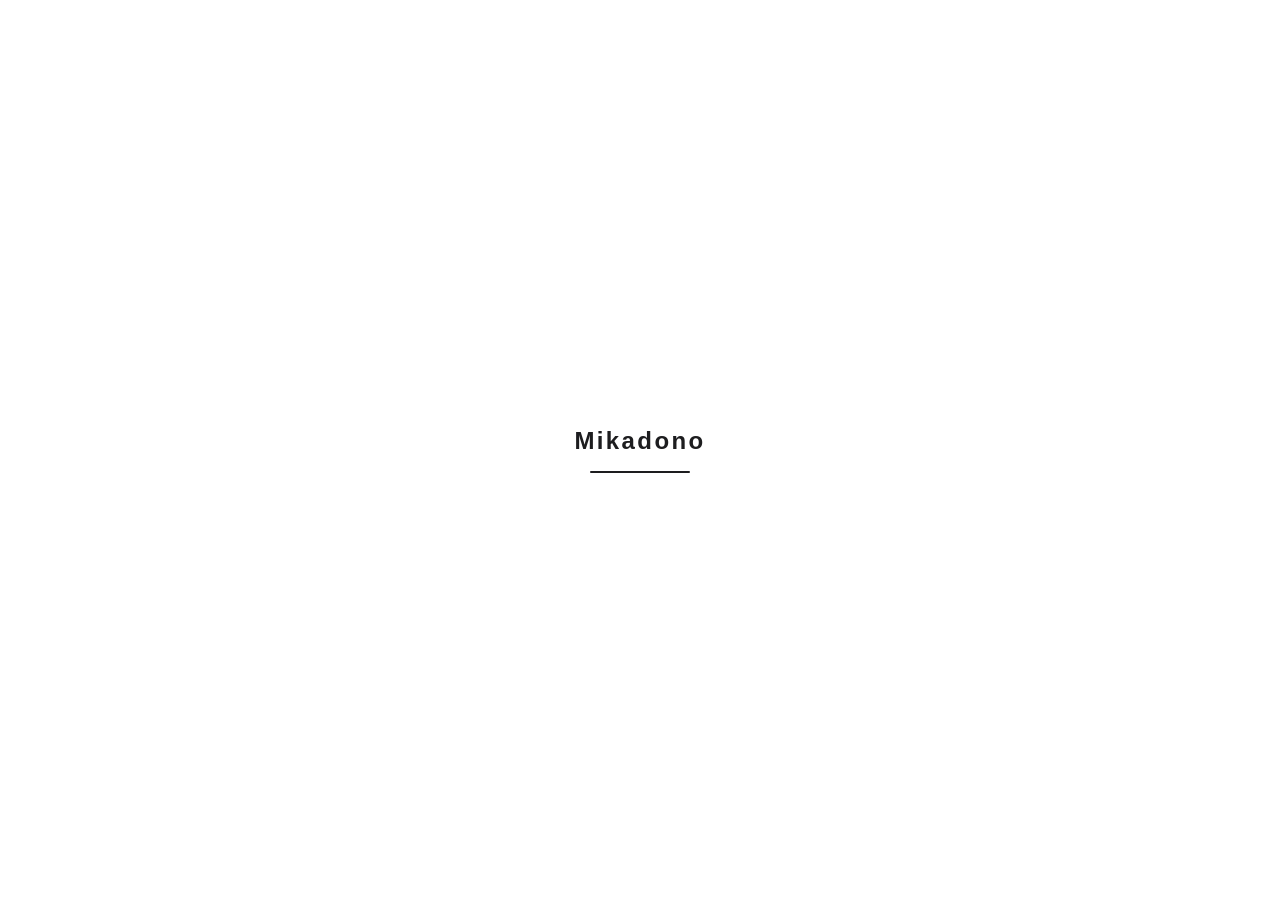
<file: index.html>
<!DOCTYPE html>
<html lang="ja">
<head>
<meta charset="UTF-8">
<meta name="viewport" content="width=device-width, initial-scale=1.0, maximum-scale=1.0, user-scalable=no">
<title>Mikadono</title>
<link rel="stylesheet" href="https://cdnjs.cloudflare.com/ajax/libs/font-awesome/6.5.1/css/all.min.css">
<link rel="stylesheet" href="style.css">
</head>

<body>

<div id="loader">
    <div class="loader-content">
        <div class="loader-logo">Mikadono</div>
        <div class="loader-bar"></div>
    </div>
</div>

<nav class="navbar">
    <button class="menu-trigger" id="menuTrigger">
        <span></span>
        <span></span>
        <span></span>
    </button>
    <div class="logo">Mikadono</div>
</nav>

<div class="side-nav" id="sideNav">
    <ul class="nav-links">
        <li><a href="index.html" id="homeLink">HOME</a></li>
        <li><a href="news.html" id="newLink">NEWS</a></li>
        <li><a href="contact.html" id="contactLink">CONTACT</a></li>
    </ul>
    <div class="side-nav-sns">
        <a href="https://www.tiktok.com/@mikadono3sisters" target="_blank" rel="noopener noreferrer"><i class="fa-brands fa-tiktok"></i></a>
        <a href="https://www.instagram.com/mikadono3sisters/" target="_blank" rel="noopener noreferrer"><i class="fa-brands fa-instagram"></i></a>
    </div>
</div>

<div class="overlay" id="overlay"></div>

<main class="container">
    <div class="new-section fade-in-up" style="animation-delay: 0.1s;">
        <h2>NEWS</h2>
        <p>最新情報はこちらからチェック</p>
        <a href="news.html" class="new-link">VIEW MORE</a>
    </div>

    <div class="social-links fade-in-up" style="animation-delay: 0.25s;">
        <a href="https://www.tiktok.com/@mikadono3sisters" target="_blank" rel="noopener noreferrer" class="sns-btn tiktok">
            <i class="fa-brands fa-tiktok"></i>
        </a>
        <a href="https://www.instagram.com/mikadono3sisters/" target="_blank" rel="noopener noreferrer" class="sns-btn instagram">
            <i class="fa-brands fa-instagram"></i>
        </a>
    </div>
</main>

<script>
    const menuTrigger = document.getElementById('menuTrigger');
    const sideNav = document.getElementById('sideNav');
    const overlay = document.getElementById('overlay');
    const homeLink = document.getElementById('homeLink');
    const newLink = document.getElementById('newLink');
    const contactLink = document.getElementById('contactLink');

    function toggleMenu() {
        menuTrigger.classList.toggle('active');
        sideNav.classList.toggle('active');
        overlay.classList.toggle('active');
    }

    menuTrigger.addEventListener('click', toggleMenu);
    overlay.addEventListener('click', toggleMenu);

    homeLink.addEventListener('click', () => { toggleMenu(); });
    newLink.addEventListener('click', () => { toggleMenu(); });
    contactLink.addEventListener('click', () => { toggleMenu(); });

    // ⏳ ローディング画面の制御
    window.addEventListener('load', () => {
        const loader = document.getElementById('loader');
        setTimeout(() => {
            loader.classList.add('loaded');
        }, 1200); 
    });
</script>

</body>
</html>
</file>
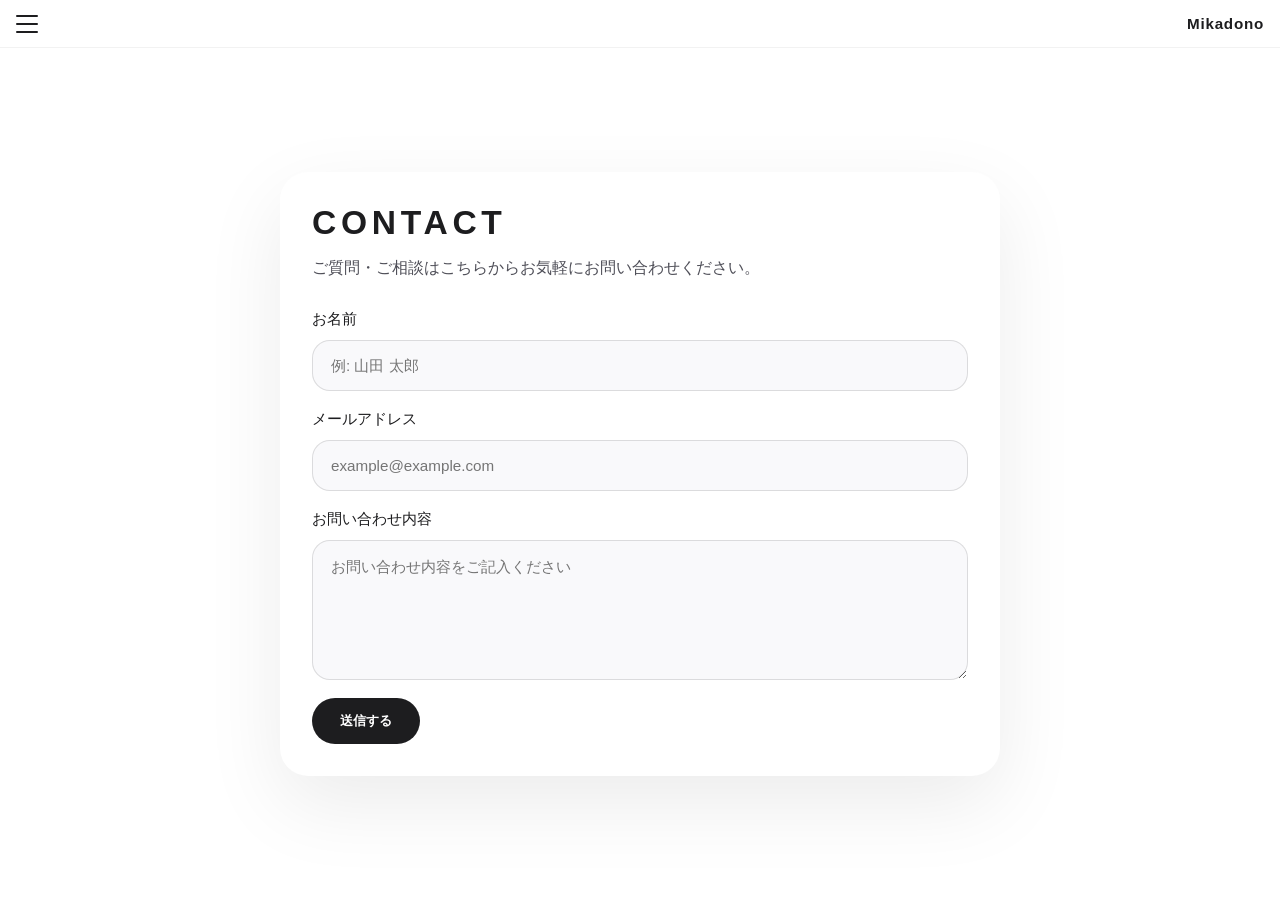
<file: contact.html>
<!DOCTYPE html>
<html lang="ja">
<head>
<meta charset="UTF-8">
<meta name="viewport" content="width=device-width, initial-scale=1.0, maximum-scale=1.0, user-scalable=no">
<title>Contact | Mikadono</title>
<link rel="stylesheet" href="https://cdnjs.cloudflare.com/ajax/libs/font-awesome/6.5.1/css/all.min.css">
<link rel="stylesheet" href="style.css">
</head>

<body>

<nav class="navbar">
    <button class="menu-trigger" id="menuTrigger">
        <span></span>
        <span></span>
        <span></span>
    </button>
    <div class="logo">Mikadono</div>
</nav>

<div class="side-nav" id="sideNav">
    <ul class="nav-links">
        <li><a href="index.html" id="homeLink">HOME</a></li>
        <li><a href="index.html" id="newLink">NEWS</a></li>
        <li><a href="contact.html" id="contactLink">CONTACT</a></li>
    </ul>

    <div class="side-nav-sns">
        <a href="https://www.tiktok.com/@mikadono3sisters" target="_blank" rel="noopener noreferrer"><i class="fa-brands fa-tiktok"></i></a>
        <a href="https://www.instagram.com/mikadono3sisters/" target="_blank" rel="noopener noreferrer"><i class="fa-brands fa-instagram"></i></a>
    </div>
</div>

<div class="overlay" id="overlay"></div>

<main class="container contact-page">
    <div class="contact-card">
        <h1>CONTACT</h1>
        <p>ご質問・ご相談はこちらからお気軽にお問い合わせください。</p>
        <form id="contactForm">
            <label>
                お名前
                <input type="text" name="name" placeholder="例: 山田 太郎" required>
            </label>
            <label>
                メールアドレス
                <input type="email" name="email" placeholder="example@example.com" required>
            </label>
            <label>
                お問い合わせ内容
                <textarea name="message" rows="6" placeholder="お問い合わせ内容をご記入ください" required></textarea>
            </label>
            <button type="submit" class="submit-btn">送信する</button>
        </form>
    </div>
</main>

<script>
    const menuTrigger = document.getElementById('menuTrigger');
    const sideNav = document.getElementById('sideNav');
    const overlay = document.getElementById('overlay');
    const homeLink = document.getElementById('homeLink');
    const newLink = document.getElementById('newLink');
    const contactLink = document.getElementById('contactLink');

    function toggleMenu() {
        menuTrigger.classList.toggle('active');
        sideNav.classList.toggle('active');
        overlay.classList.toggle('active');
    }

    menuTrigger.addEventListener('click', toggleMenu);
    overlay.addEventListener('click', toggleMenu);

    homeLink.addEventListener('click', () => {
        toggleMenu();
    });

    newLink.addEventListener('click', () => {
        toggleMenu();
    });

    contactLink.addEventListener('click', () => {
        toggleMenu();
    });

    const contactForm = document.getElementById('contactForm');
    contactForm.addEventListener('submit', (event) => {
        event.preventDefault();
        const formData = new FormData(contactForm);
        const name = formData.get('name') || '';
        const email = formData.get('email') || '';
        const message = formData.get('message') || '';
        const subject = encodeURIComponent('お問い合わせ: ' + name);
        const body = encodeURIComponent(`お名前: ${name}\nメールアドレス: ${email}\n\n${message}`);
        window.location.href = `mailto:mikadono3sisters@gmail.com?subject=${subject}&body=${body}`;
    });
</script>

</body>
</html>
</file>
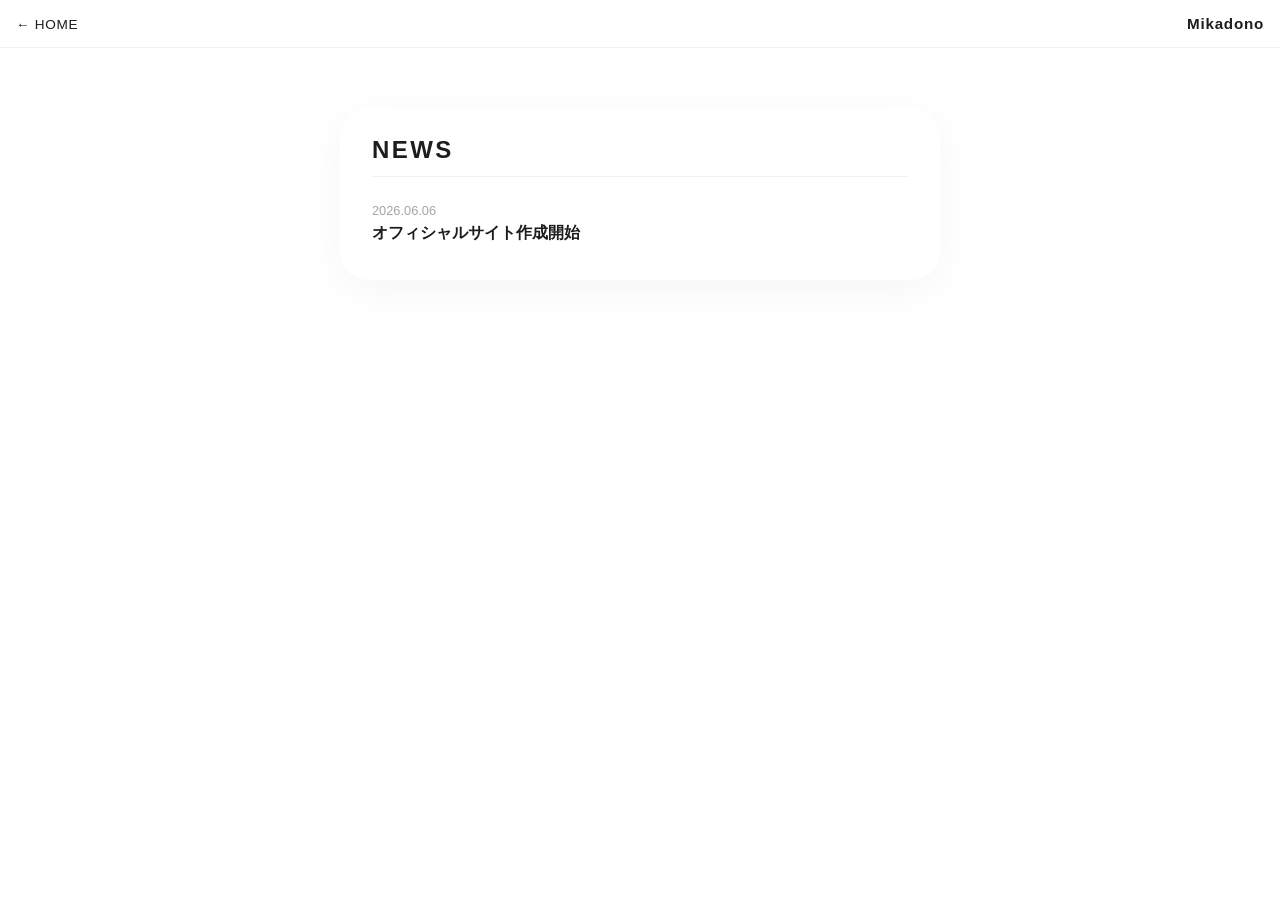
<file: news.html>
<!DOCTYPE html>
<html lang="ja">
<head>
<meta charset="UTF-8">
<meta name="viewport" content="width=device-width, initial-scale=1.0, maximum-scale=1.0, user-scalable=no">
<title>News - Mikadono</title>
<link rel="stylesheet" href="style.css">
</head>
<body>

<nav class="navbar">
    <ul class="nav-links" style="list-style: none;">
        <li><a href="index.html" style="text-decoration: none; color: #1d1d1f; font-size: 0.85rem; font-weight: 500; letter-spacing: 0.05em;">← HOME</a></li>
    </ul>
    <div class="logo">Mikadono</div>
</nav>

<main class="container" style="justify-content: flex-start; padding-top: 60px;">
    
    <div class="new-section fade-in-up" style="text-align: left; max-width: 600px;">
        <h2 style="font-size: 1.5rem; letter-spacing: 0.1em; margin-bottom: 24px; border-bottom: 1px solid rgba(0,0,0,0.05); padding-bottom: 12px;">NEWS</h2>
        
        <article style="padding-bottom: 8px;">
            <span style="font-size: 0.8rem; opacity: 0.4; font-weight: 500;">2026.06.06</span>
            <h3 style="font-size: 1rem; font-weight: 600; margin-top: 4px; color: #1d1d1f;">オフィシャルサイト作成開始</h3>
        </article>
        
    </div>

</main>

</body>
</html>
</file>
<file: style.css>
*{
    margin:0;
    padding:0;
    box-sizing:border-box;
}

body{
    font-family: -apple-system, BlinkMacSystemFont, "Segoe UI", Roboto, "Helvetica Neue", Arial, sans-serif;
    background:#ffffff; 
    color:#1d1d1f; 
    overflow-x:hidden;
    overflow-y:auto;
    -webkit-font-smoothing: antialiased;
    min-height: 100vh;
    display: flex;
    flex-direction: column;
}

/* ヘッダー */
.navbar{
    width:100%;
    height: 48px; 
    padding: 0 16px; 
    display:flex;
    justify-content: space-between;
    align-items: center;
    background: rgba(255, 255, 255, 0.8);
    backdrop-filter: saturate(180%) blur(20px); 
    -webkit-backdrop-filter: saturate(180%) blur(20px);
    border-bottom: 1px solid rgba(0,0,0,0.05);
    flex-shrink: 0;
    z-index: 100;
}

/* ハンバーガーボタン */
.menu-trigger {
    background: none;
    border: none;
    width: 22px;
    height: 18px;
    position: relative;
    cursor: pointer;
    display: flex;
    flex-direction: column;
    justify-content: space-between;
    z-index: 1002;
}

.menu-trigger span {
    display: block;
    width: 100%;
    height: 2px;
    background-color: #1d1d1f;
    border-radius: 2px;
    transition: transform 0.3s ease, opacity 0.3s ease;
}

.menu-trigger.active span:nth-child(1) { transform: translateY(8px) rotate(45deg); }
.menu-trigger.active span:nth-child(2) { opacity: 0; }
.menu-trigger.active span:nth-child(3) { transform: translateY(-8px) rotate(-45deg); }

.logo {
    font-size: 0.95rem;
    font-weight: 600;
    letter-spacing: 0.05em;
}

/* サイドメニュー */
.side-nav {
    position: fixed;
    top: 0;
    left: -260px;
    width: 260px;
    height: 100vh;
    background: #ffffff;
    z-index: 1001;
    padding: 80px 24px 40px 24px;
    display: flex;
    flex-direction: column;
    transition: left 0.3s ease;
}

.side-nav.active { left: 0; }
.nav-links { display: flex; flex-direction: column; gap: 24px; list-style: none; flex-grow: 1; }
.nav-links a { text-decoration: none; color: #1d1d1f; font-size: 1rem; font-weight: 500; }

/* メニュー内SNSアイコン */
.side-nav-sns {
    display: flex;
    gap: 20px;
    padding-top: 20px;
    border-top: 1px solid rgba(0,0,0,0.05);
}
.side-nav-sns a { color: #1d1d1f; font-size: 1.2rem; text-decoration: none; opacity: 0.6; }

/* メニュー背景 */
.overlay {
    position: fixed;
    top: 0;
    left: 0;
    width: 100vw;
    height: 100vh;
    background: rgba(0, 0, 0, 0.15);
    z-index: 1000;
    opacity: 0;
    pointer-events: none;
    transition: opacity 0.3s ease;
}
.overlay.active { opacity: 1; pointer-events: auto; }

/* メイン画面のレイアウト */
.container {
    flex-grow: 1;
    display: flex;
    flex-direction: column;
    justify-content: center;
    align-items: center;
    padding: 60px 20px;
    gap: 32px;
}

.social-links{
    display:flex;
    gap: 24px;
}

/* NEWSセクション */
.new-section {
    width: min(760px, 100%);
    background: #ffffff;
    border-radius: 28px;
    padding: 28px 32px;
    box-shadow: 0 10px 40px rgba(0,0,0,0.04);
    text-align: center;
    transition: transform 0.4s cubic-bezier(0.16, 1, 0.3, 1), box-shadow 0.4s ease;
}
.new-section:hover {
    transform: translateY(-2px);
    box-shadow: 0 16px 50px rgba(0,0,0,0.08);
}

.new-section h2 {
    font-size: 1.6rem;
    letter-spacing: 0.18em;
    margin-bottom: 10px;
}

.new-section p {
    color: #4f4f58;
    line-height: 1.7;
    margin-bottom: 20px;
    font-size: 0.9rem;
}

.new-link {
    display: inline-block;
    padding: 10px 24px;
    border-radius: 999px;
    background: #1d1d1f;
    color: #ffffff;
    text-decoration: none;
    font-weight: 600;
    font-size: 0.85rem;
    letter-spacing: 0.05em;
    transition: transform 0.3s cubic-bezier(0.16, 1, 0.3, 1), opacity 0.2s;
}
.new-link:hover {
    transform: scale(1.03);
    opacity: 0.9;
}

/* ⚡ ギミック：インスタ風ギャラリーエリアの設定 */
.instagram-section {
    width: min(760px, 100%);
    display: grid;
    grid-template-columns: repeat(3, 13fr); /* 3カラム横並び */
    gap: 16px;
}

.insta-card {
    display: block;
    background: #ffffff;
    border-radius: 18px;
    overflow: hidden;
    text-decoration: none;
    box-shadow: 0 6px 20px rgba(0,0,0,0.03);
    transition: transform 0.4s cubic-bezier(0.16, 1, 0.3, 1), box-shadow 0.4s ease;
}

/* マウスホバー時にカード自体を少し浮かせる */
.insta-card:hover {
    transform: translateY(-4px);
    box-shadow: 0 12px 30px rgba(0,0,0,0.08);
}

/* 画像をはみ出させないためのマスク */
.insta-img-wrapper {
    width: 100%;
    aspect-ratio: 1 / 1; /* 正方形に固定 */
    overflow: hidden;
}

.dummy-insta-img {
    width: 100%;
    height: 100%;
    transition: transform 0.6s cubic-bezier(0.16, 1, 0.3, 1); /* 中の画像がズームする速度 */
}

/* 🔥 ホバー時に中のダミー画像だけを滑らかに1.08倍ズーム！ */
.insta-card:hover .dummy-insta-img {
    transform: scale(1.08);
}

.insta-info {
    padding: 10px 12px;
    background: #ffffff;
    border-top: 1px solid rgba(0,0,0,0.02);
}

.insta-info span {
    font-size: 0.75rem;
    color: #4f4f58;
    font-weight: 500;
    display: flex;
    align-items: center;
    gap: 6px;
}

/* SNSボタン */
.sns-btn {
    display: flex;
    justify-content: center;
    align-items: center;
    width: 64px;
    height: 64px;
    border-radius: 50%;
    text-decoration: none;
    font-size: 26px;
    box-shadow: 0 4px 14px rgba(0,0,0,0.06);
    transition: transform 0.4s cubic-bezier(0.175, 0.885, 0.32, 1.275), box-shadow 0.4s ease;
}

.tiktok { background: #111111; color: #ffffff; }
.instagram { background: #f5f5f7; color: #1d1d1f; border: 1px solid rgba(0,0,0,0.02); }

.sns-btn:hover {
    transform: translateY(-3px) scale(1.06);
    box-shadow: 0 10px 24px rgba(0,0,0,0.12);
}
.sns-btn:active { transform: scale(0.96); }

/* スマホ用のレスポンシブ（縦並びにする設定） */
@media (max-width: 600px) {
    .instagram-section {
        grid-template-columns: 1fr; /* スマホでは1列に */
        gap: 20px;
    }
}

/* ==========================================
   ⏳ ローディング画面
   ========================================== */
#loader {
    position: fixed;
    top: 0;
    left: 0;
    width: 100vw;
    height: 100vh;
    background: #ffffff;
    z-index: 9999;
    display: flex;
    justify-content: center;
    align-items: center;
    transition: transform 0.7s cubic-bezier(0.85, 0, 0.15, 1);
}
#loader.loaded { transform: translateY(-100vh); }

.loader-content { text-align: center; display: flex; flex-direction: column; align-items: center; gap: 16px; }
.loader-logo {
    font-size: 1.5rem;
    font-weight: 600;
    letter-spacing: 0.1em;
    color: #1d1d1f;
    animation: fadeIn 0.6s ease forwards;
    opacity: 0;
}

.loader-bar {
    width: 100px;
    height: 2px;
    background: rgba(0, 0, 0, 0.05);
    position: relative;
    overflow: hidden;
    border-radius: 2px;
}
.loader-bar::after {
    content: '';
    position: absolute;
    top: 0;
    left: 0;
    width: 100%;
    height: 100%;
    background: #1d1d1f;
    transform: translateX(-100%);
    animation: loadingAnimate 1s cubic-bezier(0.4, 0, 0.2, 1) forwards;
}

/* 🎬 アニメーション */
.fade-in-up {
    opacity: 0;
    transform: translateY(20px);
    animation: fadeInUpAnimate 0.8s cubic-bezier(0.16, 1, 0.3, 1) forwards;
}

@keyframes fadeIn { to { opacity: 1; } }
@keyframes loadingAnimate { to { transform: translateX(0); } }
@keyframes fadeInUpAnimate { to { opacity: 1; transform: translateY(0); } }

/* コンタクト */
.contact-page { padding-top: 40px; padding-bottom: 40px; }
.contact-card { width: min(720px, 100%); background: #ffffff; border-radius: 28px; padding: 32px; box-shadow: 0 28px 80px rgba(0,0,0,0.08); text-align: left; }
.contact-card h1 { font-size: 2.1rem; margin-bottom: 12px; letter-spacing: 0.14em; }
.contact-card p { margin-bottom: 28px; color: #4f4f58; line-height: 1.7; }
.contact-card form { display: grid; gap: 18px; }
.contact-card label { display: grid; gap: 10px; font-size: 0.95rem; color: #1d1d1f; }
.contact-card input, .contact-card textarea { width: 100%; border: 1px solid rgba(0,0,0,0.12); border-radius: 18px; padding: 16px 18px; font: inherit; color: #1d1d1f; background: #f9f9fb; }
.contact-card input:focus, .contact-card textarea:focus { outline: none; border-color: #000; box-shadow: 0 0 0 4px rgba(0,0,0,0.04); }
.contact-card textarea { resize: vertical; min-height: 140px; }
.submit-btn { width: fit-content; padding: 14px 28px; border: none; border-radius: 999px; background: #1d1d1f; color: #ffffff; font-weight: 600; cursor: pointer; transition: transform 0.16s ease, opacity 0.16s ease; }
.submit-btn:hover { opacity: 0.94; transform: translateY(-1px); }
@media (max-width: 600px) { .contact-card { padding: 24px 18px; } .container { padding: 18px; } }
</file>
